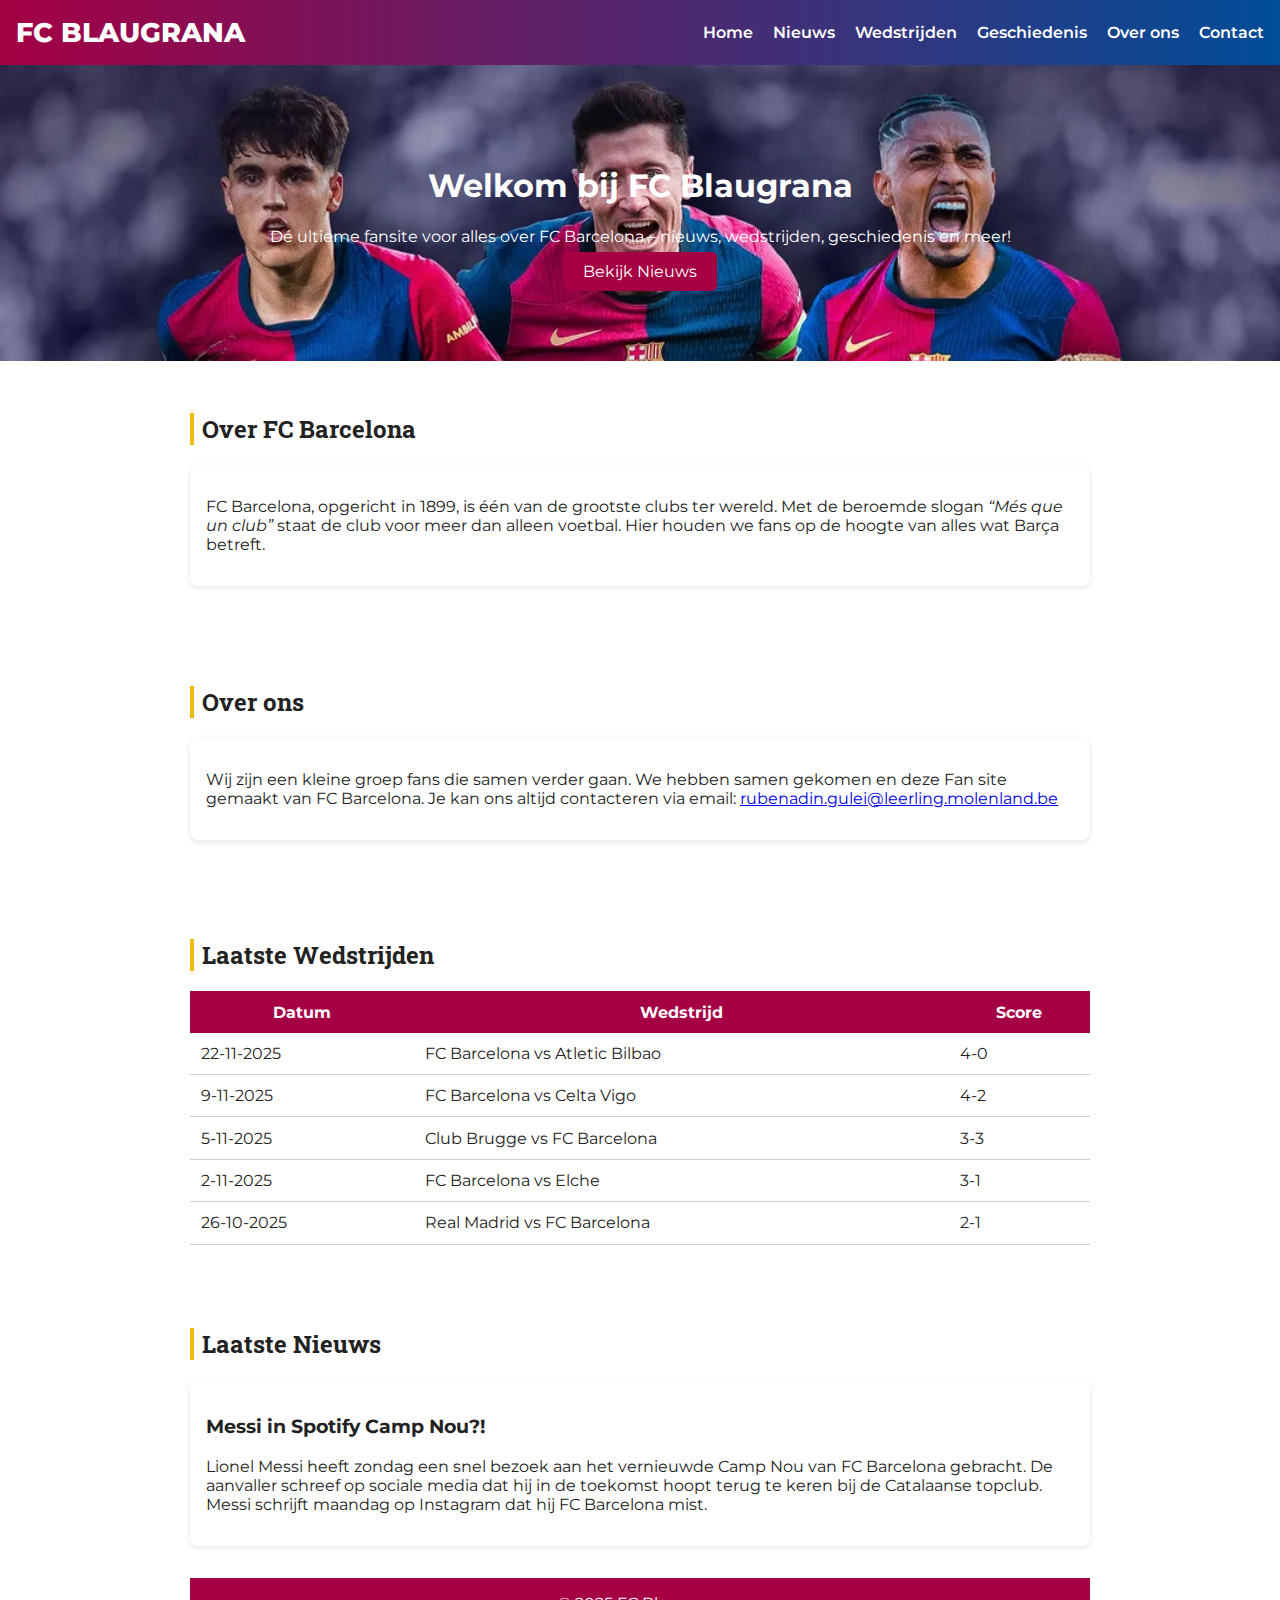
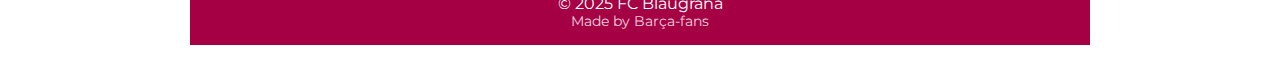
<file: index.html>
<!DOCTYPE html>
<html lang="nl">
<head>
  <meta charset="UTF-8">
  <meta name="viewport" content="width=device-width, initial-scale=1.0">
  <title>FC Blaugrana – Home</title>
  <link rel="stylesheet" href="styles.css">
</head>
<body>
  <header>
    <div class="logo">FC BLAUGRANA</div>
    <nav>
      <a href="index.html">Home</a>
      <a href="nieuws.html">Nieuws</a>
      <a href="matches.html">Wedstrijden</a>
      <a href="geschiedenis.html">Geschiedenis</a>
      <a href="about.html">Over ons</a>
      <a href="contact.html">Contact</a>
    </nav>
  </header>

  <section class="hero">
    <h1>Welkom bij FC Blaugrana</h1>
    <p>Dé ultieme fansite voor alles over FC Barcelona – nieuws, wedstrijden, geschiedenis en meer!</p>
    <a href="nieuws.html" style="color:rgb(255, 255, 255); background:var(--grana); padding:10px 20px; border-radius:5px; text-decoration:none;">Bekijk Nieuws</a>
  </section>

  <section class="section">
    <h2>Over FC Barcelona</h2>
    <div class="card">
      <p>FC Barcelona, opgericht in 1899, is één van de grootste clubs ter wereld. Met de beroemde slogan <em>“Més que un club”</em> staat de club voor meer dan alleen voetbal. Hier houden we fans op de hoogte van alles wat Barça betreft.</p>
    </div>
  </section>

  <section class="section">
    <h2>Over ons</h2>
    <div class="card">
      <p>Wij zijn een kleine groep fans die samen verder gaan. We hebben samen gekomen en deze Fan site gemaakt van FC Barcelona. Je kan ons altijd contacteren via email: <a href="mailto:rubenadin.gulei@leerling.molenland.be">rubenadin.gulei@leerling.molenland.be</p></a>
    </div>
  </section>

  <section class="section">
    <h2>Laatste Wedstrijden</h2>
    <table class="table">
      <thead>
        <tr><th>Datum</th><th>Wedstrijd</th><th>Score</th></tr>
      </thead>
      <tbody>
        <tr><td>22-11-2025</td><td>FC Barcelona vs Atletic Bilbao</td><td>4-0</td></tr>
        <tr><td>9-11-2025</td><td>FC Barcelona vs Celta Vigo</td><td>4-2</td></tr>
        <tr><td>5-11-2025</td><td>Club Brugge vs FC Barcelona</td><td>3-3</td></tr>
        <tr><td>2-11-2025</td><td>FC Barcelona vs Elche</td><td>3-1</td></tr>
        <tr><td>26-10-2025</td><td>Real Madrid vs FC Barcelona</td><td>2-1</td></tr>
      </tbody>
    </table>
  </section>

  <section class="section">
    <h2>Laatste Nieuws</h2>
    <div class="card">
      <h3>Messi in Spotify Camp Nou?!</h3>
      <p>Lionel Messi heeft zondag een snel bezoek aan het vernieuwde Camp Nou van FC Barcelona gebracht. De aanvaller schreef op sociale media dat hij in de toekomst hoopt terug te keren bij de Catalaanse topclub. Messi schrijft maandag op Instagram dat hij FC Barcelona mist.</p>
    </div>

  <footer>
    &copy; 2025 FC Blaugrana<br>
    <small>Made by Barça-fans</small>
  </footer>
</body>
</html>
</file>
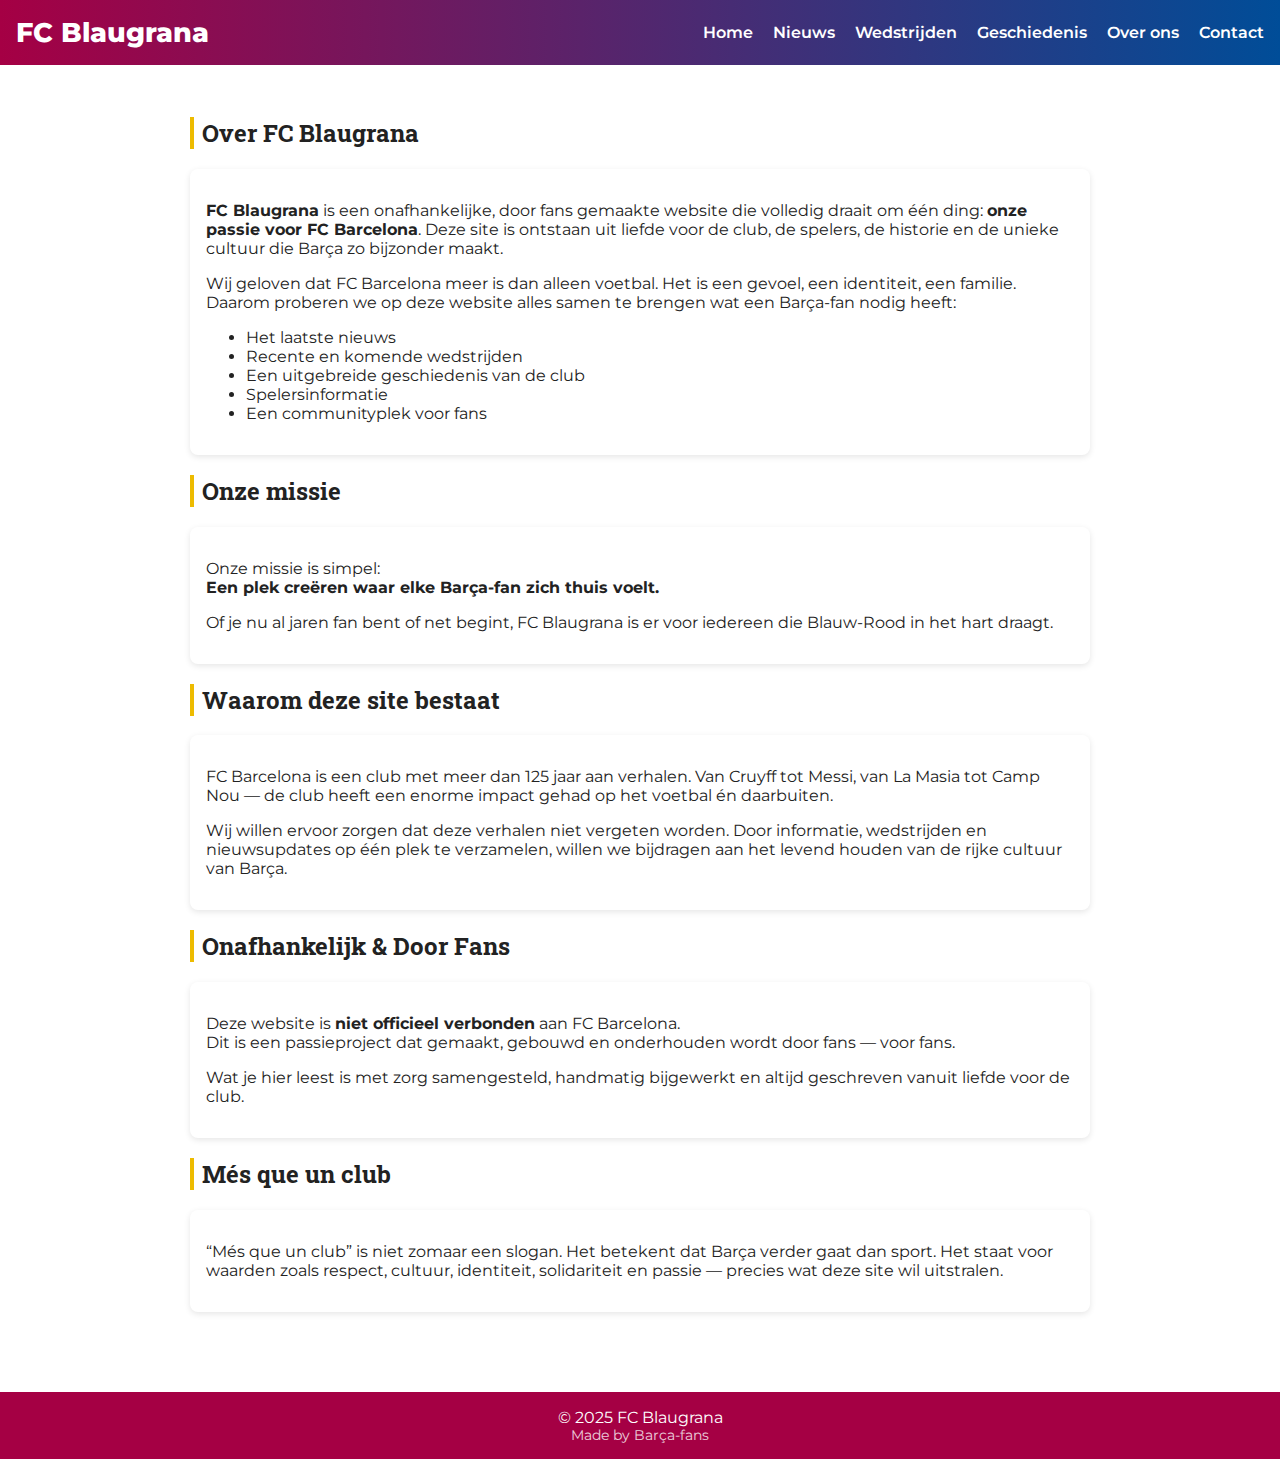
<file: about.html>
<!DOCTYPE html>
<html lang="nl">
<head>
  <meta charset="UTF-8">
  <meta name="viewport" content="width=device-width, initial-scale=1.0">
  <title>FC Blaugrana – Home</title>
  <link rel="stylesheet" href="styles.css">
</head>
<body>
  <header>
    <div class="logo">FC Blaugrana</div>
    <nav>
      <a href="index.html">Home</a>
      <a href="nieuws.html">Nieuws</a>
      <a href="matches.html">Wedstrijden</a>
      <a href="geschiedenis.html">Geschiedenis</a>
      <a href="about.html">Over ons</a>
      <a href="contact.html">Contact</a>
    </nav>
  </header>
<section class="section">
  <h2>Over FC Blaugrana</h2>

  <div class="card">
    <p><strong>FC Blaugrana</strong> is een onafhankelijke, door fans gemaakte website die volledig draait om één ding: <strong>onze passie voor FC Barcelona</strong>. Deze site is ontstaan uit liefde voor de club, de spelers, de historie en de unieke cultuur die Barça zo bijzonder maakt.</p>

    <p>Wij geloven dat FC Barcelona meer is dan alleen voetbal. Het is een gevoel, een identiteit, een familie. Daarom proberen we op deze website alles samen te brengen wat een Barça-fan nodig heeft:</p>

    <ul>
      <li>Het laatste nieuws</li>
      <li>Recente en komende wedstrijden</li>
      <li>Een uitgebreide geschiedenis van de club</li>
      <li>Spelersinformatie</li>
      <li>Een communityplek voor fans</li>
    </ul>
  </div>

  <h2>Onze missie</h2>
  <div class="card">
    <p>Onze missie is simpel:<br><strong>Een plek creëren waar elke Barça-fan zich thuis voelt.</strong></p>

    <p>Of je nu al jaren fan bent of net begint, FC Blaugrana is er voor iedereen die Blauw-Rood in het hart draagt.</p>
  </div>

  <h2>Waarom deze site bestaat</h2>
  <div class="card">
    <p>FC Barcelona is een club met meer dan 125 jaar aan verhalen. Van Cruyff tot Messi, van La Masia tot Camp Nou — de club heeft een enorme impact gehad op het voetbal én daarbuiten.</p>

    <p>Wij willen ervoor zorgen dat deze verhalen niet vergeten worden. Door informatie, wedstrijden en nieuwsupdates op één plek te verzamelen, willen we bijdragen aan het levend houden van de rijke cultuur van Barça.</p>
  </div>

  <h2>Onafhankelijk & Door Fans</h2>
  <div class="card">
    <p>Deze website is <strong>niet officieel verbonden</strong> aan FC Barcelona.<br>
    Dit is een passieproject dat gemaakt, gebouwd en onderhouden wordt door fans — voor fans.</p>

    <p>Wat je hier leest is met zorg samengesteld, handmatig bijgewerkt en altijd geschreven vanuit liefde voor de club.</p>
  </div>

  <h2>Més que un club</h2>
  <div class="card">
    <p>“Més que un club” is niet zomaar een slogan. Het betekent dat Barça verder gaat dan sport.  
    Het staat voor waarden zoals respect, cultuur, identiteit, solidariteit en passie — precies wat deze site wil uitstralen.</p>
  </div>

</section>

<footer>
  © 2025 FC Blaugrana<br>
  <small>Made by Barça-fans</small>
</footer>

</body>
</html>
</file>
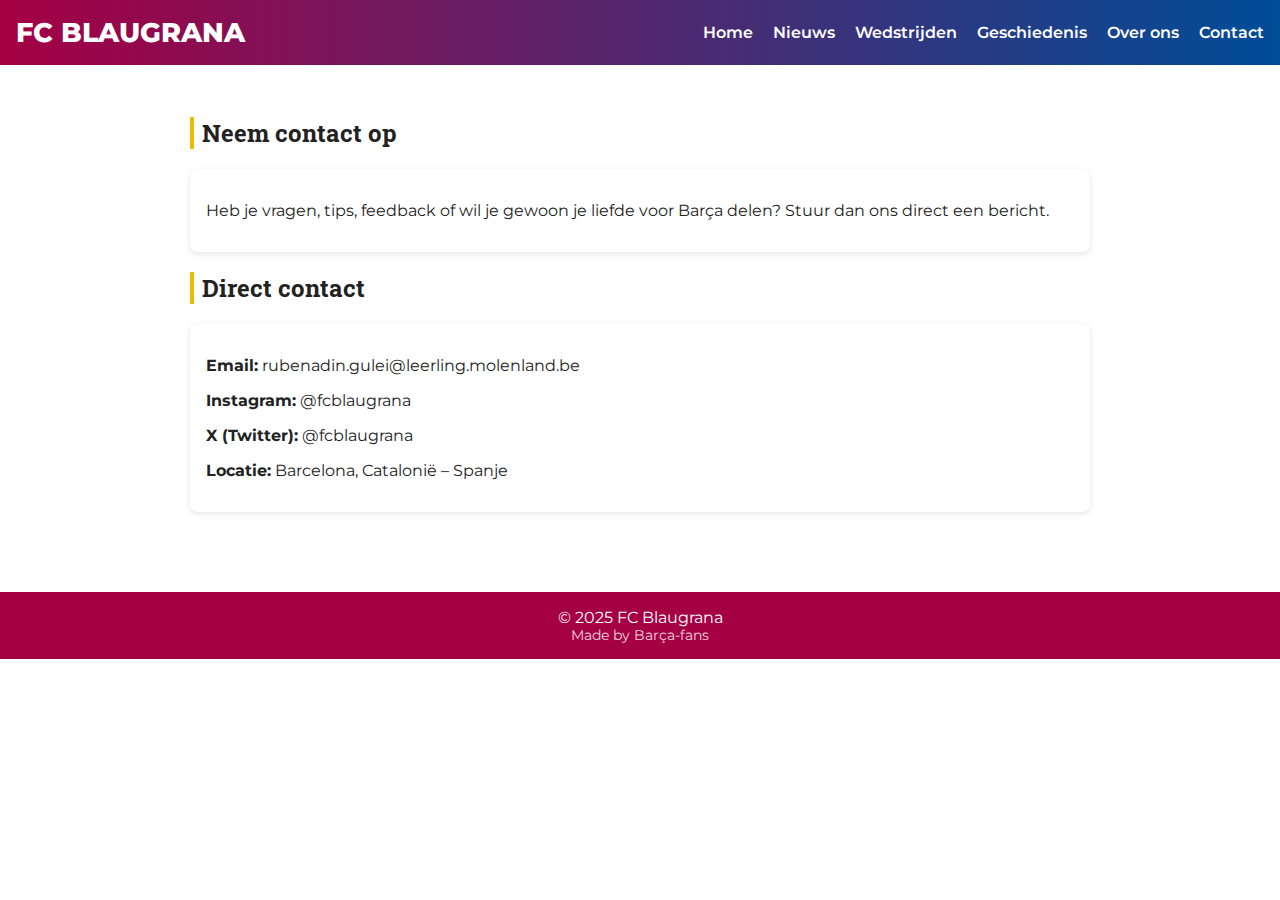
<file: contact.html>
<!DOCTYPE html>
<html lang="nl">
<head>
  <meta charset="UTF-8">
  <meta name="viewport" content="width=device-width, initial-scale=1.0">
  <title>Contact – FC Blaugrana</title>
  <link rel="stylesheet" href="styles.css">
</head>

<body>

<header>
  <div class="logo">
    FC BLAUGRANA
  </div>
  <nav>
    <a href="index.html">Home</a>
    <a href="nieuws.html">Nieuws</a>
    <a href="matches.html">Wedstrijden</a>
    <a href="geschiedenis.html">Geschiedenis</a>
    <a href="about.html">Over ons</a>
    <a href="contact.html">Contact</a>
  </nav>
</header>

<section class="section">
  <h2>Neem contact op</h2>

  <div class="card">
    <p>Heb je vragen, tips, feedback of wil je gewoon je liefde voor Barça delen?  
    Stuur dan ons direct een bericht.</p>
  </div>

  <h2>Direct contact</h2>
  <div class="card">
    <p><strong>Email:</strong> rubenadin.gulei@leerling.molenland.be</p>
    <p><strong>Instagram:</strong> @fcblaugrana</p>
    <p><strong>X (Twitter):</strong> @fcblaugrana</p>
    <p><strong>Locatie:</strong> Barcelona, Catalonië – Spanje</p>
  </div>

</section>

<footer>
  © 2025 FC Blaugrana<br>
  <small>Made by Barça-fans</small>
</footer>

</body>
</html>
</file>
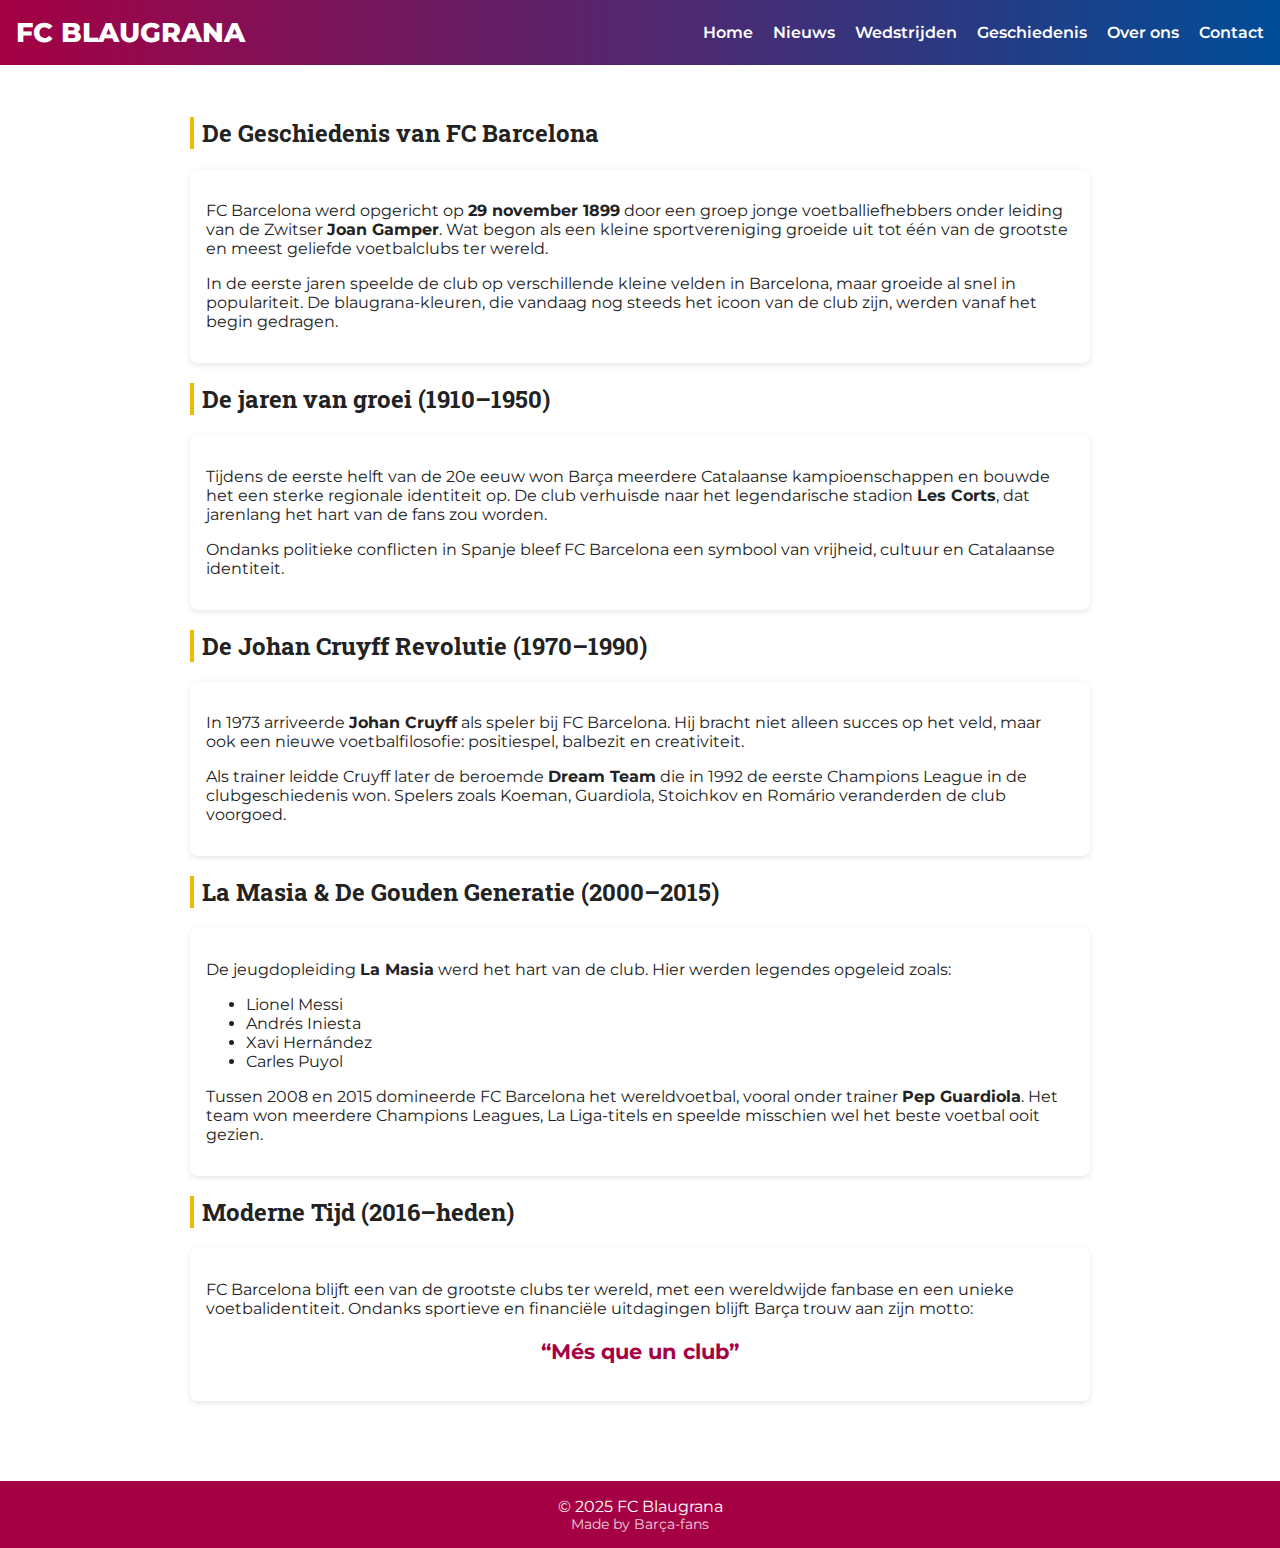
<file: geschiedenis.html>
<!DOCTYPE html>
<html lang="nl">
<head>
  <meta charset="UTF-8">
  <meta name="viewport" content="width=device-width, initial-scale=1.0">
  <title>Geschiedenis – FC Blaugrana</title>
  <link rel="stylesheet" href="styles.css">
</head>

<body>

<header>
  <div class="logo">
    FC BLAUGRANA
  </div>
  <nav>
    <a href="index.html">Home</a>
    <a href="nieuws.html">Nieuws</a>
    <a href="matches.html">Wedstrijden</a>
    <a href="geschiedenis.html">Geschiedenis</a>
    <a href="about.html">Over ons</a>
    <a href="contact.html">Contact</a>
  </nav>
</header>

<section class="section">
  <h2>De Geschiedenis van FC Barcelona</h2>

  <div class="card">
    <p>FC Barcelona werd opgericht op <strong>29 november 1899</strong> door een groep jonge voetballiefhebbers onder leiding van de Zwitser <strong>Joan Gamper</strong>. Wat begon als een kleine sportvereniging groeide uit tot één van de grootste en meest geliefde voetbalclubs ter wereld.</p>

    <p>In de eerste jaren speelde de club op verschillende kleine velden in Barcelona, maar groeide al snel in populariteit. De blaugrana-kleuren, die vandaag nog steeds het icoon van de club zijn, werden vanaf het begin gedragen.</p>
  </div>

  <h2>De jaren van groei (1910–1950)</h2>
  <div class="card">
    <p>Tijdens de eerste helft van de 20e eeuw won Barça meerdere Catalaanse kampioenschappen en bouwde het een sterke regionale identiteit op. De club verhuisde naar het legendarische stadion <strong>Les Corts</strong>, dat jarenlang het hart van de fans zou worden.</p>

    <p>Ondanks politieke conflicten in Spanje bleef FC Barcelona een symbool van vrijheid, cultuur en Catalaanse identiteit.</p>
  </div>

  <h2>De Johan Cruyff Revolutie (1970–1990)</h2>
  <div class="card">
    <p>In 1973 arriveerde <strong>Johan Cruyff</strong> als speler bij FC Barcelona. Hij bracht niet alleen succes op het veld, maar ook een nieuwe voetbalfilosofie: positiespel, balbezit en creativiteit.</p>

    <p>Als trainer leidde Cruyff later de beroemde <strong>Dream Team</strong> die in 1992 de eerste Champions League in de clubgeschiedenis won. Spelers zoals Koeman, Guardiola, Stoichkov en Romário veranderden de club voorgoed.</p>
  </div>

  <h2>La Masia & De Gouden Generatie (2000–2015)</h2>
  <div class="card">
    <p>De jeugdopleiding <strong>La Masia</strong> werd het hart van de club. Hier werden legendes opgeleid zoals:</p>
    <ul>
      <li>Lionel Messi</li>
      <li>Andrés Iniesta</li>
      <li>Xavi Hernández</li>
      <li>Carles Puyol</li>
    </ul>

    <p>Tussen 2008 en 2015 domineerde FC Barcelona het wereldvoetbal, vooral onder trainer <strong>Pep Guardiola</strong>. Het team won meerdere Champions Leagues, La Liga-titels en speelde misschien wel het beste voetbal ooit gezien.</p>
  </div>

  <h2>Moderne Tijd (2016–heden)</h2>
  <div class="card">
    <p>FC Barcelona blijft een van de grootste clubs ter wereld, met een wereldwijde fanbase en een unieke voetbalidentiteit. Ondanks sportieve en financiële uitdagingen blijft Barça trouw aan zijn motto:</p>

    <p style="font-size:1.3rem; font-weight:700; text-align:center; color:var(--grana);">“Més que un club”</p>
  </div>

</section>

<footer>
  © 2025 FC Blaugrana<br>
  <small>Made by Barça-fans</small>
</footer>

</body>
</html>
</file>
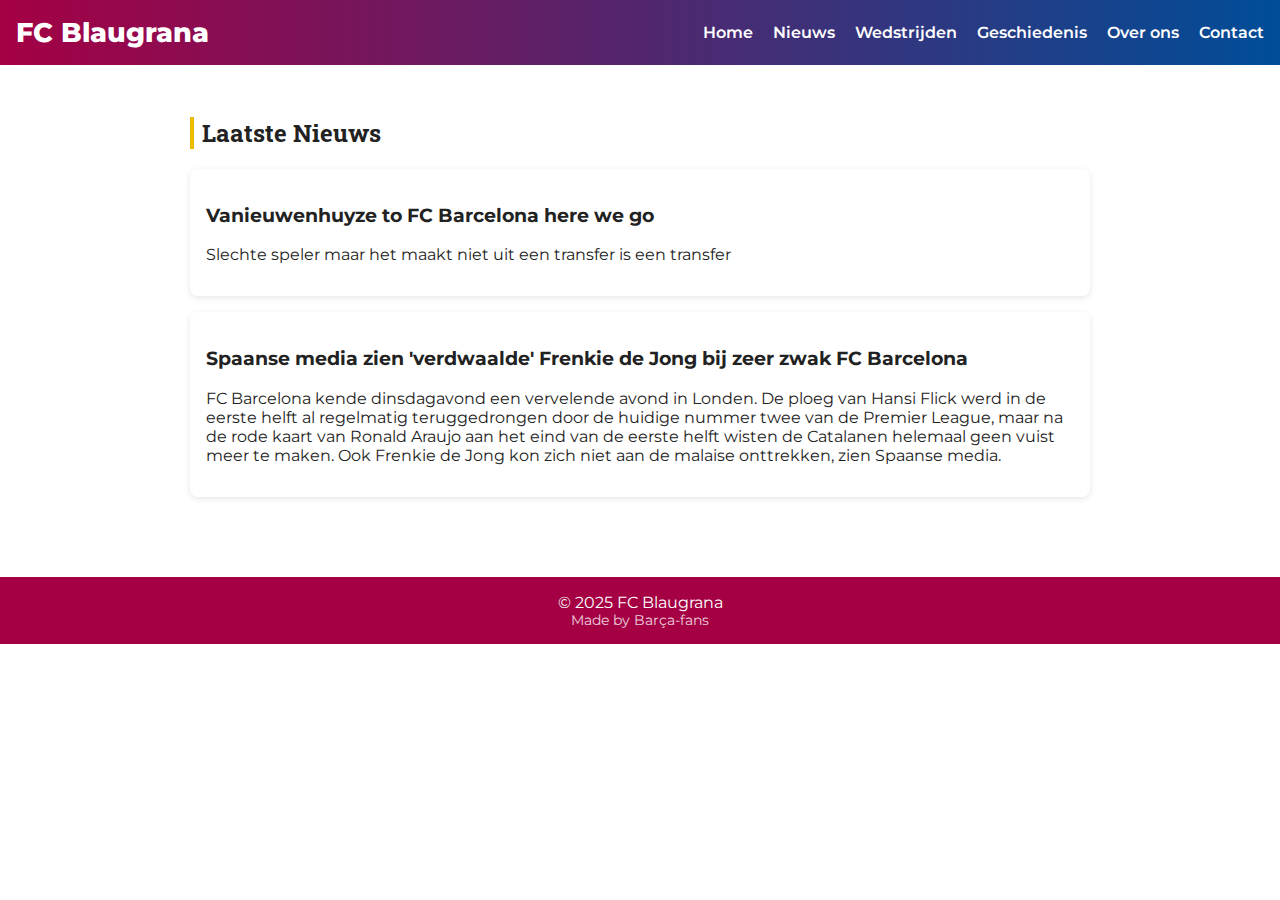
<file: nieuws.html>
<!DOCTYPE html>
<html lang="nl">
<head>
  <meta charset="UTF-8">
  <meta name="viewport" content="width=device-width, initial-scale=1.0">
  <title>FC Blaugrana – Nieuws</title>
  <link rel="stylesheet" href="styles.css">
</head>
<body>
  <header>
    <div class="logo">FC Blaugrana</div>
    <nav>
      <a href="index.html">Home</a>
      <a href="nieuws.html">Nieuws</a>
      <a href="matches.html">Wedstrijden</a>
      <a href="geschiedenis.html">Geschiedenis</a>
      <a href="about.html">Over ons</a>
      <a href="contact.html">Contact</a>
    </nav>
  </header>

  <section class="section">
    <h2>Laatste Nieuws</h2>
    <div class="card">
      <h3>Vanieuwenhuyze to FC Barcelona here we go</h3>
      <p>Slechte speler maar het maakt niet uit een transfer is een transfer</p>
    </div>
    <div class="card">
      <h3>Spaanse media zien 'verdwaalde' Frenkie de Jong bij zeer zwak FC Barcelona</h3>
      <p>FC Barcelona kende dinsdagavond een vervelende avond in Londen. De ploeg van Hansi Flick werd in de eerste helft al regelmatig teruggedrongen door de huidige nummer twee van de Premier League, maar na de rode kaart van Ronald Araujo aan het eind van de eerste helft wisten de Catalanen helemaal geen vuist meer te maken. Ook Frenkie de Jong kon zich niet aan de malaise onttrekken, zien Spaanse media.</p>
    </div>
  </section>

  <footer>
    © 2025 FC Blaugrana<br>
    <small>Made by Barça-fans</small>
  </footer>
</body>
</html>
</file>
<file: styles.css>
@import url('https://fonts.googleapis.com/css2?family=Montserrat:wght@400;600;800&family=Roboto+Slab:wght@300;500&display=swap');

:root {
  --blau: #004D98;
  --grana: #A50044;
  --gold: #EDBB00;
  --bg: #ffffff;
  --white: #FFFFFF;
  --text: #222;
  --font-sans: 'Montserrat', sans-serif;
  --font-serif: 'Roboto Slab', serif;
}

body {
  margin: 0;
  font-family: var(--font-sans);
  background: var(--bg);
  color: var(--text);
}

header {
  background: linear-gradient(90deg, var(--grana), var(--blau));
  padding: 1rem;
  display: flex;
  justify-content: space-between;
  align-items: center;
}

header .logo {
  color: var(--white);
  font-weight: 800;
  font-size: 1.7rem;
}

header .logo img {
  height: 70px;
  width: auto;
  display: block;
}

nav a {
  color: var(--white);
  text-decoration: none;
  margin-left: 1rem;
  font-weight: 600;
}

nav a.auth {
  border: 1px solid var(--white);
  padding: 4px 8px;
  border-radius: 4px;
}

.section {
  padding: 2rem 1rem;
  max-width: 900px;
  margin: auto;
}

h2 {
  border-left: 4px solid var(--gold);
  padding-left: .5rem;
  font-family: var(--font-serif);
}

.card {
  background: var(--white);
  padding: 1rem;
  border-radius: 8px;
  box-shadow: 0 2px 6px rgba(0,0,0,.1);
  margin-bottom: 1rem;
}

.table {
  width: 100%;
  border-collapse: collapse;
}

.table th {
  background: var(--grana);
  color: var(--white);
  padding: .7rem;
}

.table td {
  padding: .7rem;
  border-bottom: 1px solid #ccc;
}



.hero {
  background-image: url('images/barcelona.png');
  background-size: cover;
  background-position: center;
  background-repeat: no-repeat;
  color: var(--white);
  padding: 5rem 2rem;
  text-align: center;
}

footer {
  text-align: center;
  padding: 1rem;
  margin-top: 2rem;
  background: var(--grana);
  color: var(--white);
}

footer small {
  display: block;
  font-size: 0.85rem;
  opacity: 0.8;
}

.match-card {
  background: white;
  padding: 20px;
  border-radius: 10px;
  margin: 20px 0;
}

.match-top {
  display: flex;
  justify-content: center;
  gap: 20px;
  font-weight: bold;
  font-size: 1.4rem;
}

.match-events {
  display: flex;
  justify-content: space-between;
  margin-top: 15px;
}

.events-list {
  width: 40%;
}

.event {
  background: #f2f2f2;
  padding: 6px 10px;
  border-radius: 6px;
  margin-bottom: 6px;
  font-size: 0.9rem;
}
</file>
